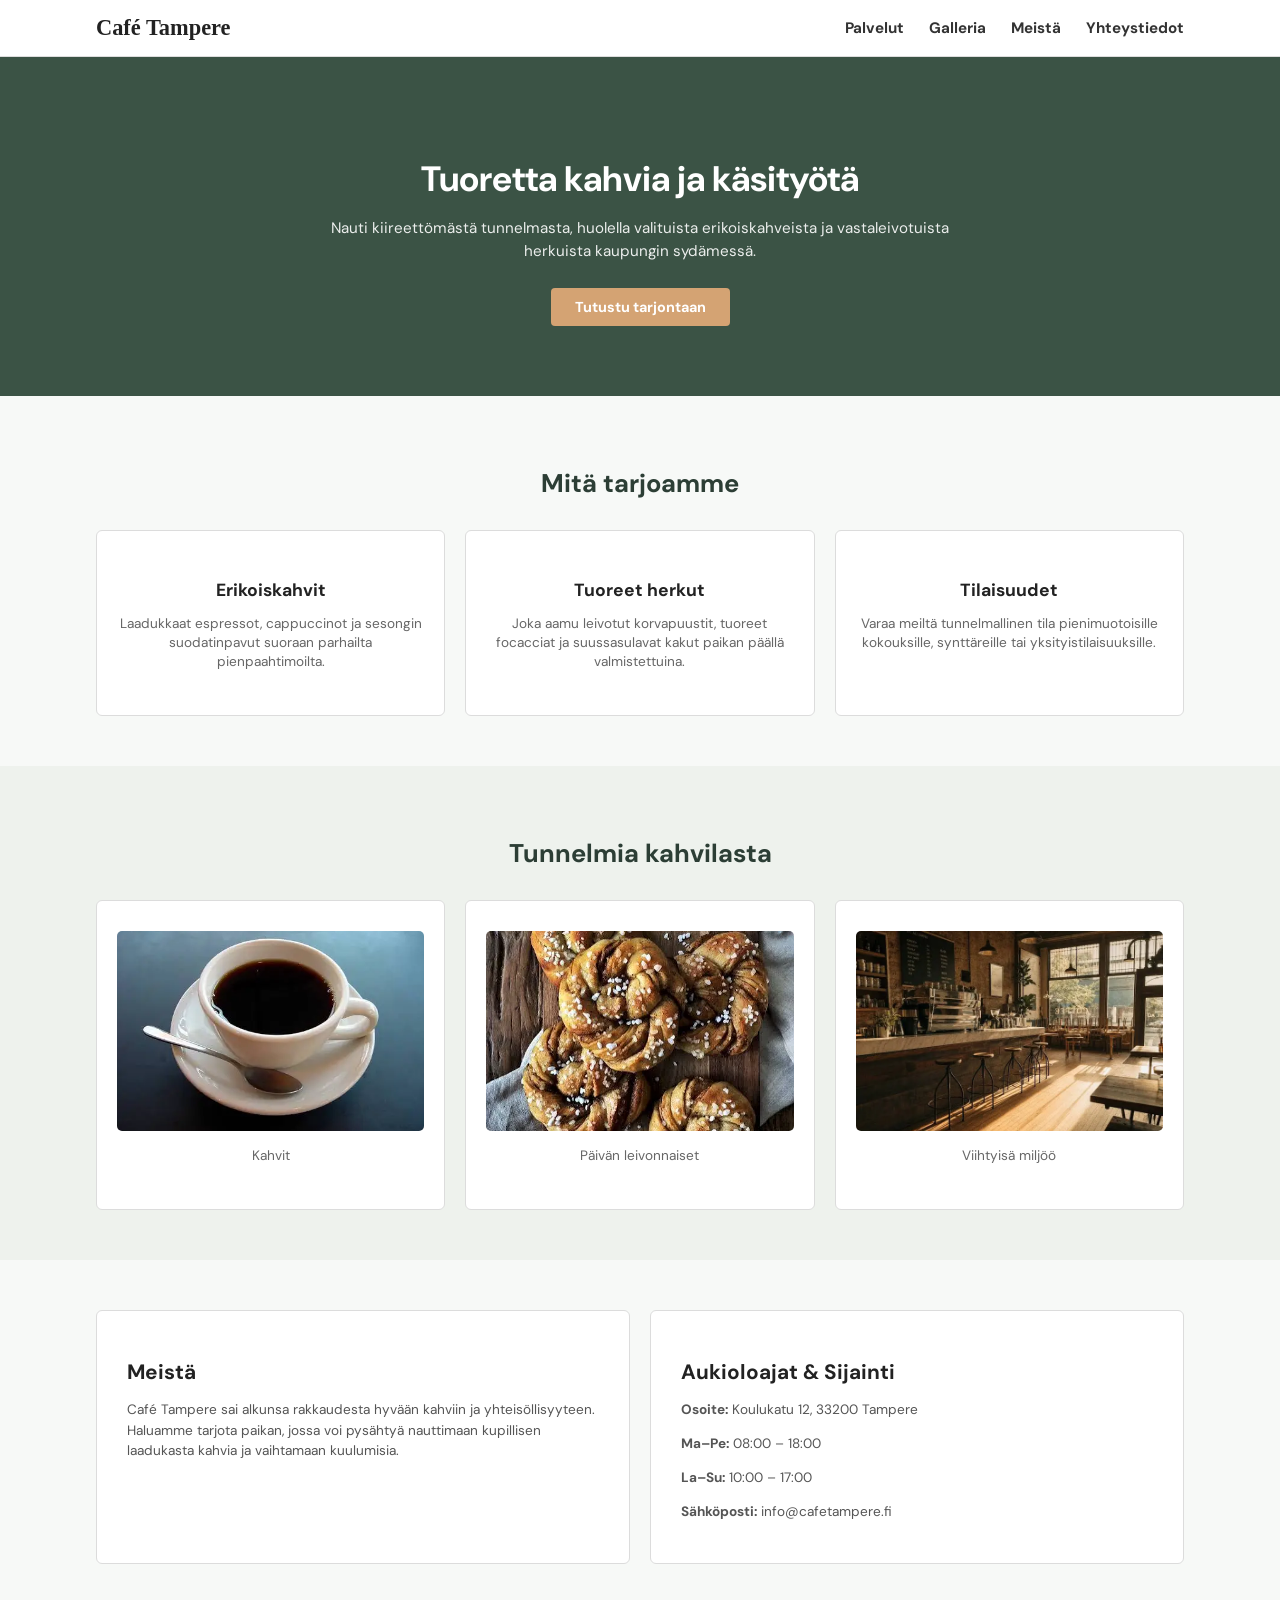
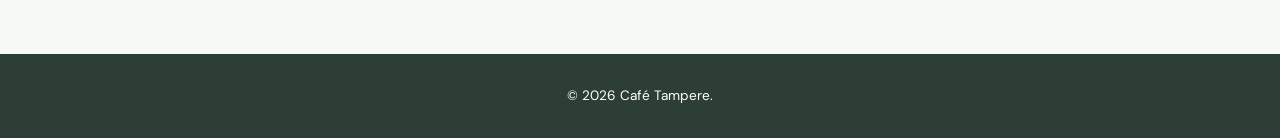
<file: index.html>
<!DOCTYPE html>
<html lang="fi">
<head>
    <meta charset="UTF-8">
    <meta name="viewport" content="width=device-width, initial-scale=1.0">
    <title>Café Tampere</title>
    <link rel="stylesheet" href="t2.css">
    <link rel="preconnect" href="https://fonts.googleapis.com">
    <link rel="preconnect" href="https://fonts.gstatic.com" crossorigin>
    <link href="https://fonts.googleapis.com/css2?family=DM+Sans:ital,opsz,wght@0,9..40,400;0,9..40,700;1,9..40,400&display=swap" rel="stylesheet">
</head>
<body>

 
    <header>
        <div class="container">
            <span class="logo">Café Tampere</span>
            <nav>
                <a href="#palvelut">Palvelut</a>
                <a href="#galleria">Galleria</a>
                <a href="#meista">Meistä</a>
                <a href="#yhteystiedot">Yhteystiedot</a>
            </nav>
        </div>
    </header>


    <section class="hero">
        <div class="hero-sisältö">
            <h1>Tuoretta kahvia ja käsityötä</h1>
            <p>Nauti kiireettömästä tunnelmasta, huolella valituista erikoiskahveista ja vastaleivotuista herkuista kaupungin sydämessä.</p>
            <a href="#palvelut" class="nappi">Tutustu tarjontaan</a>
        </div>
    </section>


    <section id="palvelut" class="osio container">
        <h2>Mitä tarjoamme</h2>
        <div class="rivi">
            <div class="kortti">
                <h3>Erikoiskahvit</h3>
                <p>Laadukkaat espressot, cappuccinot ja sesongin suodatinpavut suoraan parhailta pienpaahtimoilta.</p>
            </div>
            <div class="kortti">
                <h3>Tuoreet herkut</h3>
                <p>Joka aamu leivotut korvapuustit, tuoreet focacciat ja suussasulavat kakut paikan päällä valmistettuina.</p>
            </div>
            <div class="kortti">
                <h3>Tilaisuudet</h3>
                <p>Varaa meiltä tunnelmallinen tila pienimuotoisille kokouksille, synttäreille tai yksityistilaisuuksille.</p>
            </div>
        </div>
    </section>

    <section id="galleria" class="osio tausta-harmaa">
        <div class="container">
            <h2>Tunnelmia kahvilasta</h2>
            <div class="rivi">
                <div class="kortti">
                    <img src="img/kahvi.webp" alt="Kahvi">
                    <p>Kahvit</p>
                </div>
                <div class="kortti">
                    <img src="img/pulla.webp" alt="Leivonnaiset">
                    <p>Päivän leivonnaiset</p>
                </div>
                <div class="kortti">
                    <img src="img/kahvila.webp" alt="Kahvila">
                    <p>Viihtyisä miljöö</p>
                </div>
            </div>
        </div>
    </section>

    <section id="meista" class="osio container">
        <div class="rivi">
            <div class="laatikko">
                <h2>Meistä</h2>
                <p>Café Tampere sai alkunsa rakkaudesta hyvään kahviin ja yhteisöllisyyteen. Haluamme tarjota paikan, jossa voi pysähtyä nauttimaan kupillisen laadukasta kahvia ja vaihtamaan kuulumisia.</p>
            </div>
            <div id="yhteystiedot" class="laatikko">
                <h2>Aukioloajat & Sijainti</h2>
                <p><strong>Osoite:</strong> Koulukatu 12, 33200 Tampere</p>
                <p><strong>Ma–Pe:</strong> 08:00 – 18:00</p>
                <p><strong>La–Su:</strong> 10:00 – 17:00</p>
                <p><strong>Sähköposti:</strong> info@cafetampere.fi</p>
            </div>
        </div>
    </section>


    <footer>
        <p>&copy; 2026 Café Tampere.</p>
    </footer>
</body>
</html>
</file>
<file: t2.css>
body {
    font-family: 'DM Sans', sans-serif;
    margin: 0;
    padding: 0;
    color: #222;
    background-color: #f7f9f7;
}


.container {
    width: 85%;
    max-width: 1100px;
    margin: 0 auto;
}


header {
    background-color: #ffffff;
    border-bottom: 1px solid #ddd;
    padding: 15px 0;
}

header .container {
    display: flex;
    justify-content: space-between;
    align-items: center;
}

.logo {
    font-size: 1.4rem;
    font-weight: bold;
    font-family: serif;
}

header nav {
    display: flex;
    gap: 25px;
}

header nav a {
    text-decoration: none;
    color: #333;
    font-size: 0.95rem;
    font-weight: bold;
}

header nav a:hover {
    text-decoration: underline;
}


.hero {
    background-color: #3b5345;
    color: white;
    text-align: center;
    padding: 70px 20px;
    margin: 0;
}

.hero-sisältö {
    max-width: 650px;
    margin: 0 auto;
}

.hero h1 {
    font-size: 2.2rem;
    margin-bottom: 15px;
}

.hero p {
    font-size: 0.95rem;
    margin-bottom: 25px;
    line-height: 1.5;
    opacity: 0.9;
}


.nappi {
    display: inline-block;
    background-color: #d4a373;
    color: #fff;
    padding: 10px 24px;
    border-radius: 4px;
    text-decoration: none;
    font-size: 0.9rem;
    font-weight: bold;
}


.osio {
    padding: 50px 0;
}

.osio h2 {
    text-align: center;
    font-size: 1.6rem;
    color: #2c3e35;
    margin-bottom: 30px;
}

.tausta-harmaa {
    background-color: #eef2ed;
}


.rivi {
    display: flex;
    gap: 20px;
    justify-content: center;
}

.kortti {
    background: #ffffff;
    border: 1px solid #dcdcdc;
    border-radius: 6px;
    padding: 30px 20px;
    flex: 1;
    text-align: center;
}

.kortti img {
    width: 100%;
    height: 200px;
    object-fit: cover;
    display: block;
    margin-bottom: 15px;
    border-radius: 5px;
}

.kortti h3 {
    font-size: 1.1rem;
    margin-bottom: 10px;
    color: #222;
}

.kortti p {
    font-size: 0.85rem;
    color: #666;
    line-height: 1.4;
}

.laatikko {
    background: #ffffff;
    border: 1px solid #dcdcdc;
    border-radius: 6px;
    padding: 30px;
    flex: 1;
}

.laatikko h2 {
    font-size: 1.3rem;
    margin-bottom: 15px;
    color: #222;
    text-align: left;
}

.laatikko p {
    font-size: 0.85rem;
    color: #555;
    margin-bottom: 10px;
    line-height: 1.5;
}

footer {
    background-color: #2c3e35;
    color: white;
    text-align: center;
    padding: 20px;
    font-size: 0.85rem;
    margin-top: 40px;
}

@media (max-width: 768px) {
    
    .rivi {
        flex-direction: column;
    }

   
    header .container {
        flex-direction: column;
        gap: 15px;
        text-align: center;
    }

    header nav {
        flex-direction: column;
        gap: 10px;
    }
}

@media (max-width: 480px) {
    .container {
        width: 92%;
    }
}
</file>
